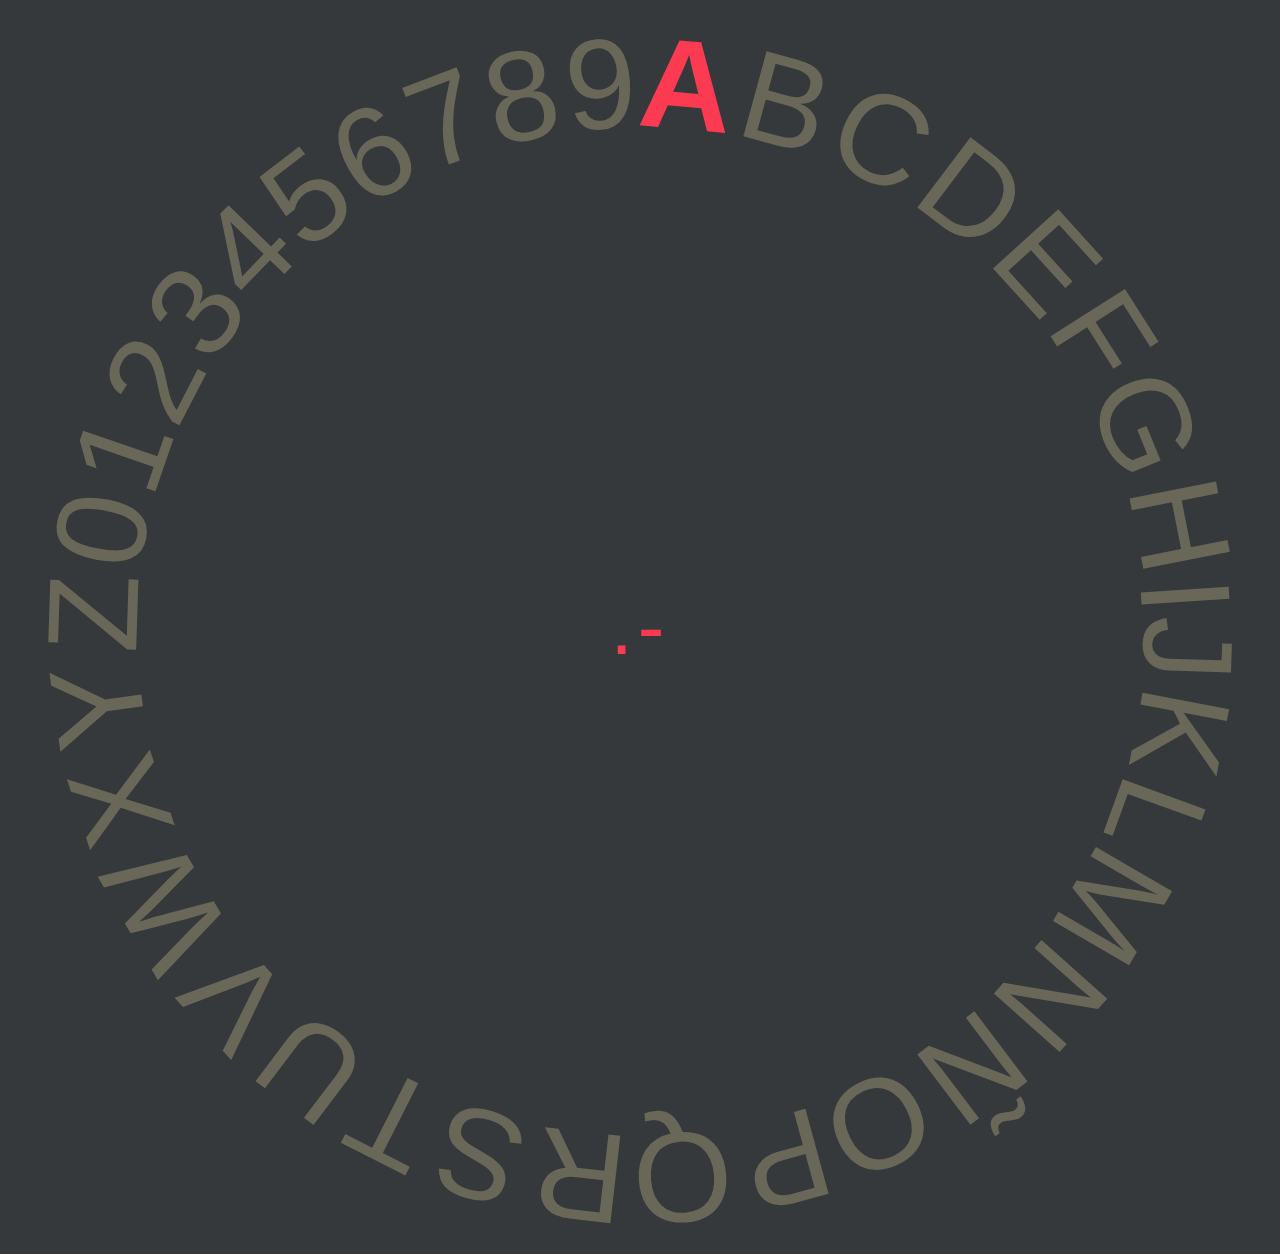
<file: Morse/index.html>
<!DOCTYPE html>
<html>
<head>
    <meta charset="utf-8" />
    <meta name="viewport" content="width=device-width, initial-scale=1.0, maximum-scale=1.0">
    <meta name="description" content="Tizen Wearable basic template generated by Samsung Wearable Web IDE"/>

    <title>Tizen Wearable Web IDE - Tizen Wearable - Tizen Wearable basic Application</title>

    <link rel="stylesheet" type="text/css" href="css/style.css"/>
    <script src="js/jquery-3.1.1.min.js"></script>
	<script src="js/plugins.js"></script>
	<script src="js/circletype.min.js"></script>
	<script src="js/main.js"></script>
</head>

<body>
	<div id="main">
		<p id="digits"></p>
		<p id="code"></p>
	</div>
</body>
</html>
</file>
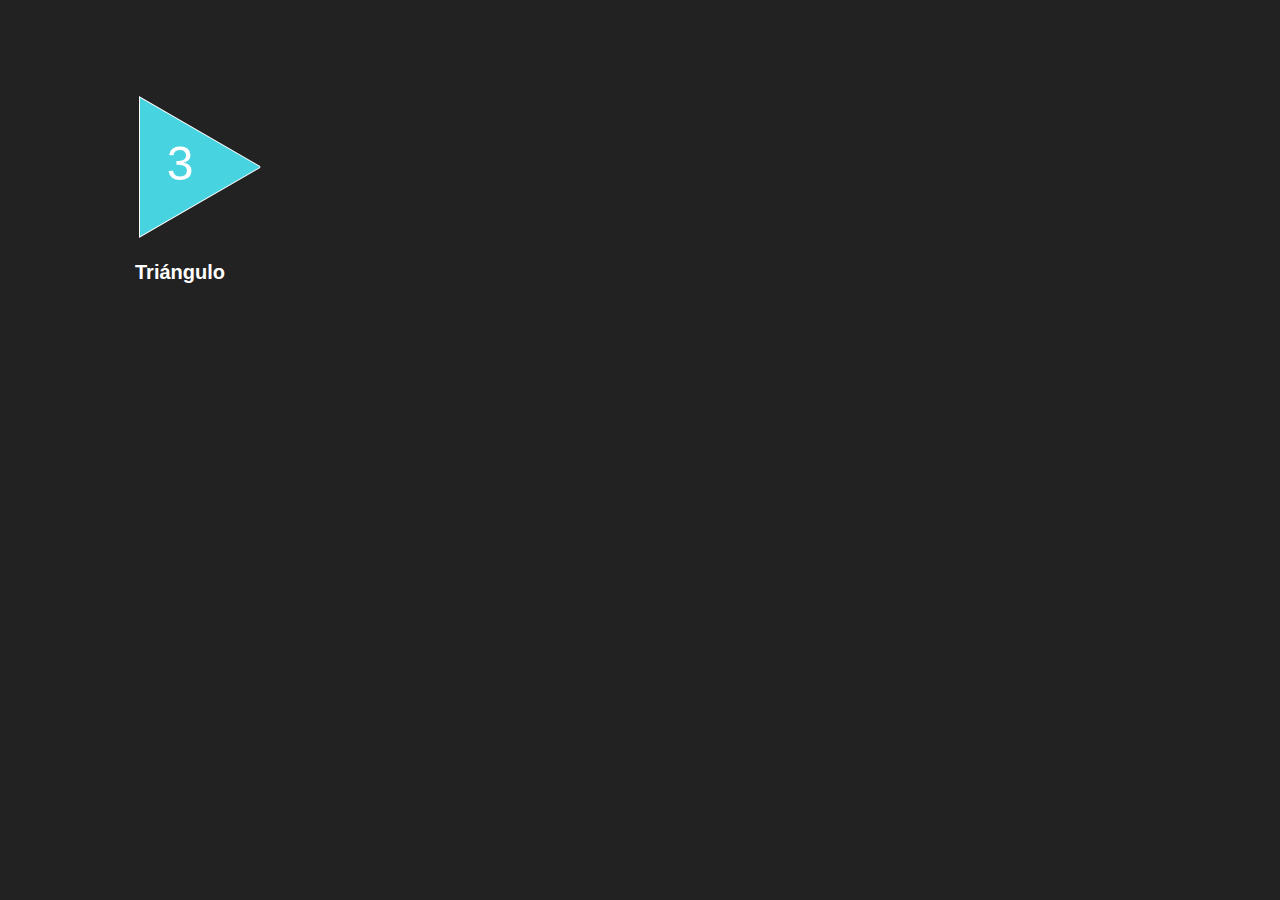
<file: Poligonos/index.html>
<!DOCTYPE html>
<html>
<head>
    <meta charset="utf-8" />
    <meta name="viewport" content="width=device-width, initial-scale=1.0, maximum-scale=1.0">
    <meta name="description" content="Poligonos"/>

    <title>Poligonos</title>

    <link rel="stylesheet" type="text/css" href="css/style.css"/>
    <script src="js/main.js"></script>
</head>

<body>
  <div class=contents>
    <div style='margin:auto;'>
      <canvas id="canvas" width="360px" height="180px"></canvas>
      <div class="name">Hexagono</div>
    </div>
  </div>
</body>
</html>
</file>
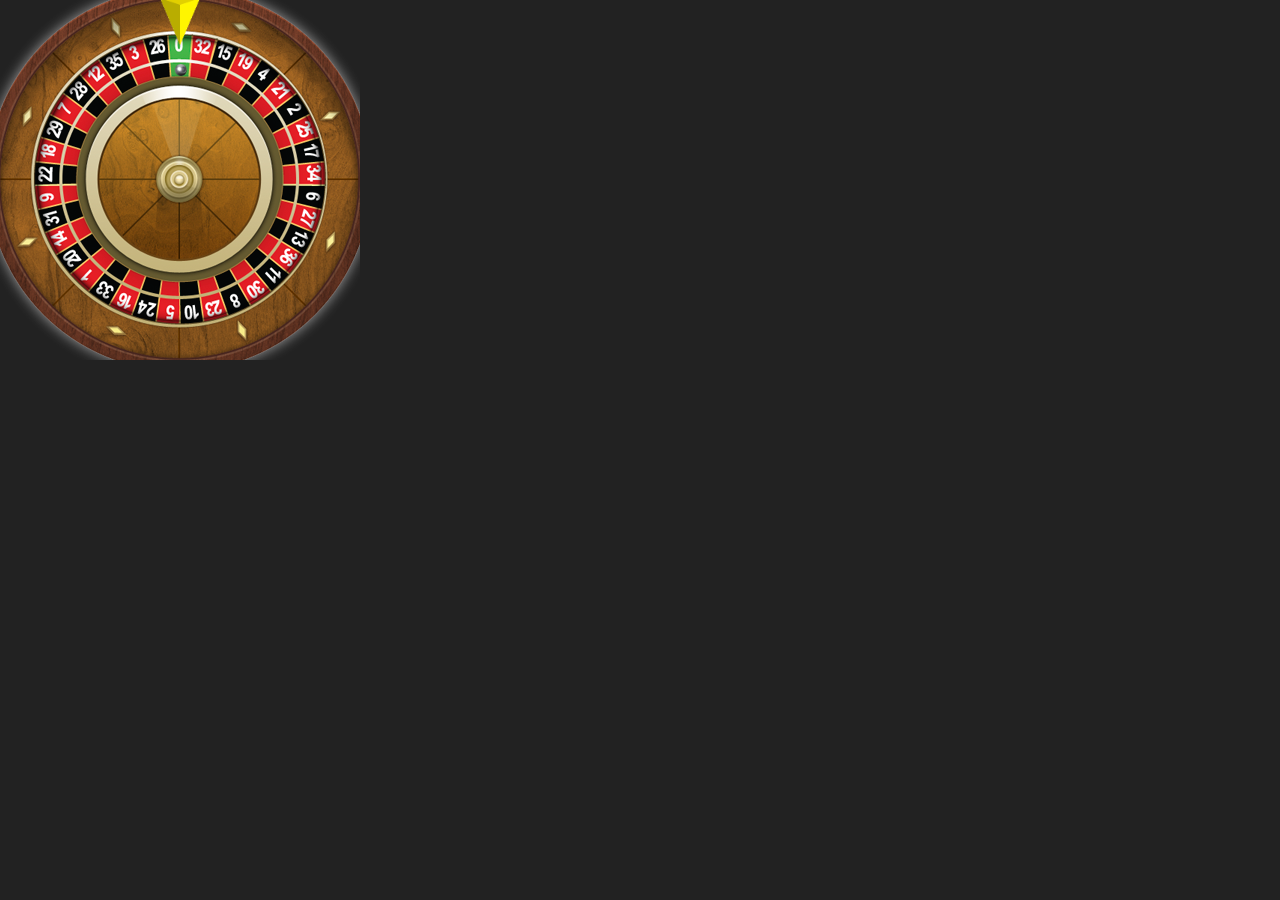
<file: WatchRoulette/index.html>
<!DOCTYPE html>
<html>
<head>
    <meta charset="utf-8" />
    <meta name="viewport" content="width=device-width, initial-scale=1.0, maximum-scale=1.0">
    <meta name="description" content="Tizen Wearable basic template generated by Samsung Wearable Web IDE"/>

    <title>Tizen Wearable Web IDE - Tizen Wearable - Tizen Wearable basic Application</title>

    <link rel="stylesheet" type="text/css" href="css/style.css"/>
    <script src="js/main.js"></script>
</head>

<body>
  <div class=contents>
  	<div style='margin:auto;'>
  		<div class="overlay">
  			<div class="title">¡GANASTE!</div>
  			<div class="subtitle">Te costó <span class="attempts">00</span> intentos</div>
  		</div>
  		
  		<div class="ball"></div>
  		<div class="bet-arrow"></div>
  	</div>
  </div>
</body>
</html>
</file>
<file: Morse/css/style.css>
* {
    font-family: Verdana, Lucida Sans, Arial, Helvetica, sans-serif;
}

body {
    margin: 0px auto;
    background-color:#36393B;
}

#main {
  position: relative;
}

#digits {
  color: #696758;
  font-family: 'Arial';
  padding-bottom: 8px;
  transform: rotate(180deg);
  margin: 0;
}

#code {
  font-size: 80px;
  color: #FC3A51;
  font-family: 'Arial';
  position: absolute;
  top: 50%;
  left: 50%;
  transform: translate(-50%, -50%);
  margin: 0;
  letter-spacing: 5px;
}

.selected {
  color: #FC3A51;
  font-weight: bold;
}
</file>
<file: Poligonos/css/style.css>
* {
    font-family: Verdana, Lucida Sans, Arial, Helvetica, sans-serif;
}

body {
    margin: 0px auto;
    background-color: #222;
}

.contents {
  display: flex;
  display: -webkit-flex;
  box-sizing: border-box;
  -webkit-box-sizing: border-box;
  height: 360px;
  width: 360px;
}

.number {
  font-weight: bold;
  font-size: 25px;
  color: #fff;
  width: 100%;
  text-align: center;
}

.name {
  font-weight: bold;
  font-size: 20px;
  color: #fff;
  width: 100%;
  text-align: center;
}
</file>
<file: WatchRoulette/css/style.css>
* {
    font-family: Verdana, Lucida Sans, Arial, Helvetica, sans-serif;
}

body {
    margin: 0px auto;
    background-color:#222;
}

.contents {
	display: flex;
	display: -webkit-flex;
	box-sizing: border-box;
	-webkit-box-sizing: border-box;
	height: 360px;
	width: 360px;
    background-image: url("../images/wheel.png");
    background-repeat: no-repeat;
    background-size: 100%;
}

.overlay {
	display: none;
	height: 360px;
	width: 360px;
	position: absolute;
	top: 0;
	left: 0;
	z-index: 99999;
	padding-top: 150px;
	text-align: center;
	background-image: url("../images/win.png");
    background-repeat: no-repeat;
    background-size: auto 100%;
    background-position: center;
}

.title {
	font-weight: bold;
	font-size: 40px;
	color: #fff;
}

.subtitle {
	font-size: 20px;
	color: #fff;
}

.attempts {
	font-weight: bold;
}

.ball {
	position: absolute;
    top: 0;
    left: 168px;
    width: 24px;
    height: 360px;
    background-repeat: no-repeat;
    transform: rotate(2deg);
    background-image: url("../images/ball.png");
    background-position: 25% 64px;
    background-size: 50%;
}

.bet-arrow {
	position: absolute;
    top: 0;
    left: 160px;
    width: 40px;
    height: 360px;
    background-repeat: no-repeat;
/*     transform: rotate(5deg); */
    background-image: url("../images/arrow.png");
    background-position: 25% -2px;
    background-size: 100%;
}
</file>
